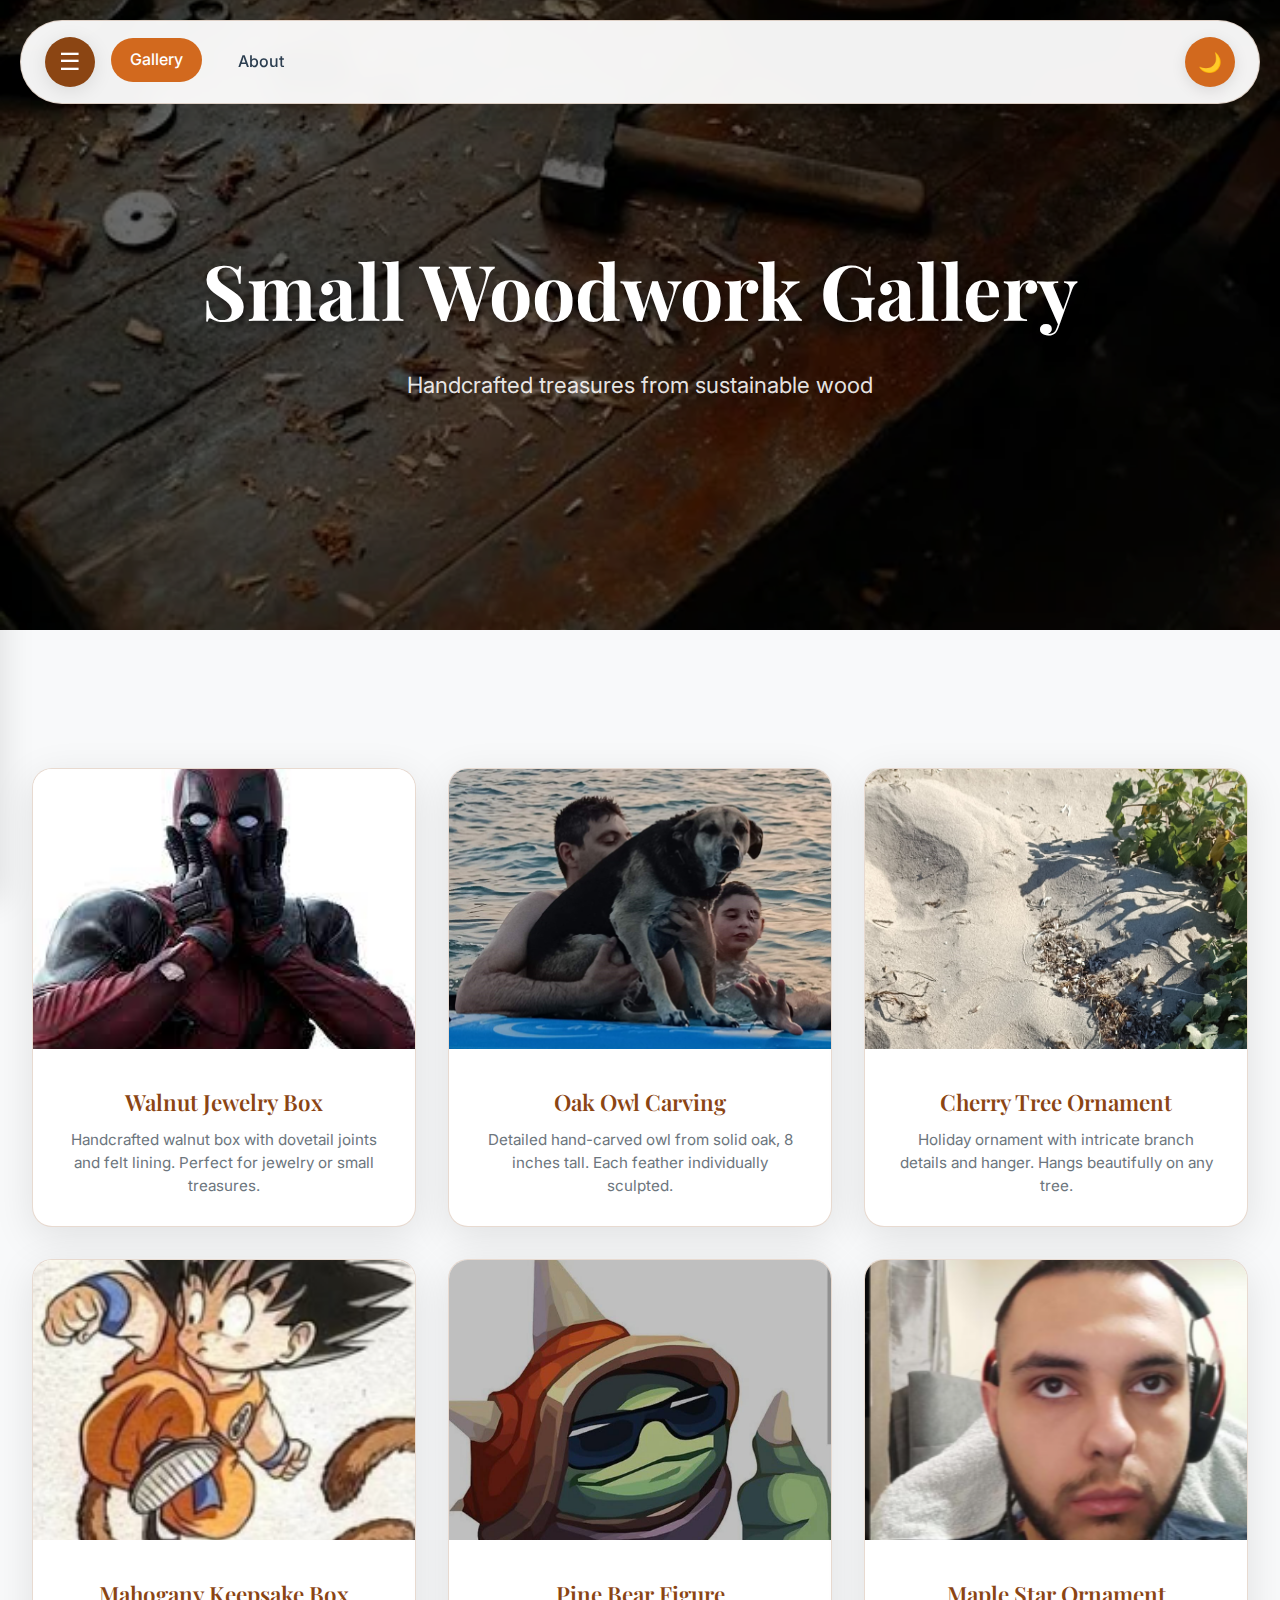
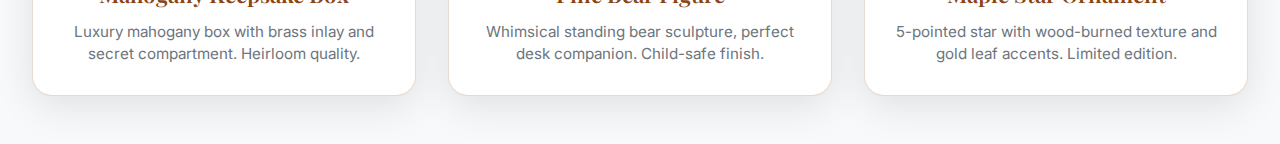
<file: index.html>
<!DOCTYPE html>
<html lang="en" data-page="gallery">
<head>
    <meta charset="UTF-8">
    <meta name="viewport" content="width=device-width, initial-scale=1.0">
    <title>Small Woodwork Gallery</title>
    <link rel="stylesheet" href="styles.css">
    <link href="https://fonts.googleapis.com/css2?family=Playfair+Display:wght@400;700&family=Inter:wght@300;400;500&display=swap" rel="stylesheet">
</head>
<body class="light-mode">
    <nav class="top-nav">
        <div class="left">
            <button class="sidebar-toggle" id="sidebar-toggle">☰</button>
            <a href="index.html" class="nav-link active" data-page="gallery">Gallery</a>
            <a href="about.html" class="nav-link" data-page="about">About</a>
        </div>
        <div class="right">
            <button id="theme-toggle" class="theme-toggle" title="Toggle dark/light mode">🌙</button>
        </div>
    </nav>

    <header style="height: 70vh;">
        <div class="hero-image">
            <img src="images/img0.jpg" alt="Featured Woodwork" class="hero-img">
            <div class="hero-overlay">
                <h1>Small Woodwork Gallery</h1>
                <p>Handcrafted treasures from sustainable wood</p>
            </div>
        </div>
    </header>

    <!-- Side Panel -->
    <nav class="sidebar" id="sidebar">
        <div class="sidebar-content">
            <div class="sidebar-header">
                <h3 id="sidebar-title">Filter Gallery</h3>
                <button class="close-sidebar" id="close-sidebar">&times;</button>
            </div>
            <ul class="filter-list" id="filter-list">
                <!-- Populated by JS -->
            </ul>
        </div>
    </nav>

    <!-- Main content -->
    <div class="main-content" id="main-content">
        <main id="page-content">
            <!-- Dynamic content populated by JS -->
        </main>
    </div>

    <script src="main.js"></script>
</body>
</html>
</file>
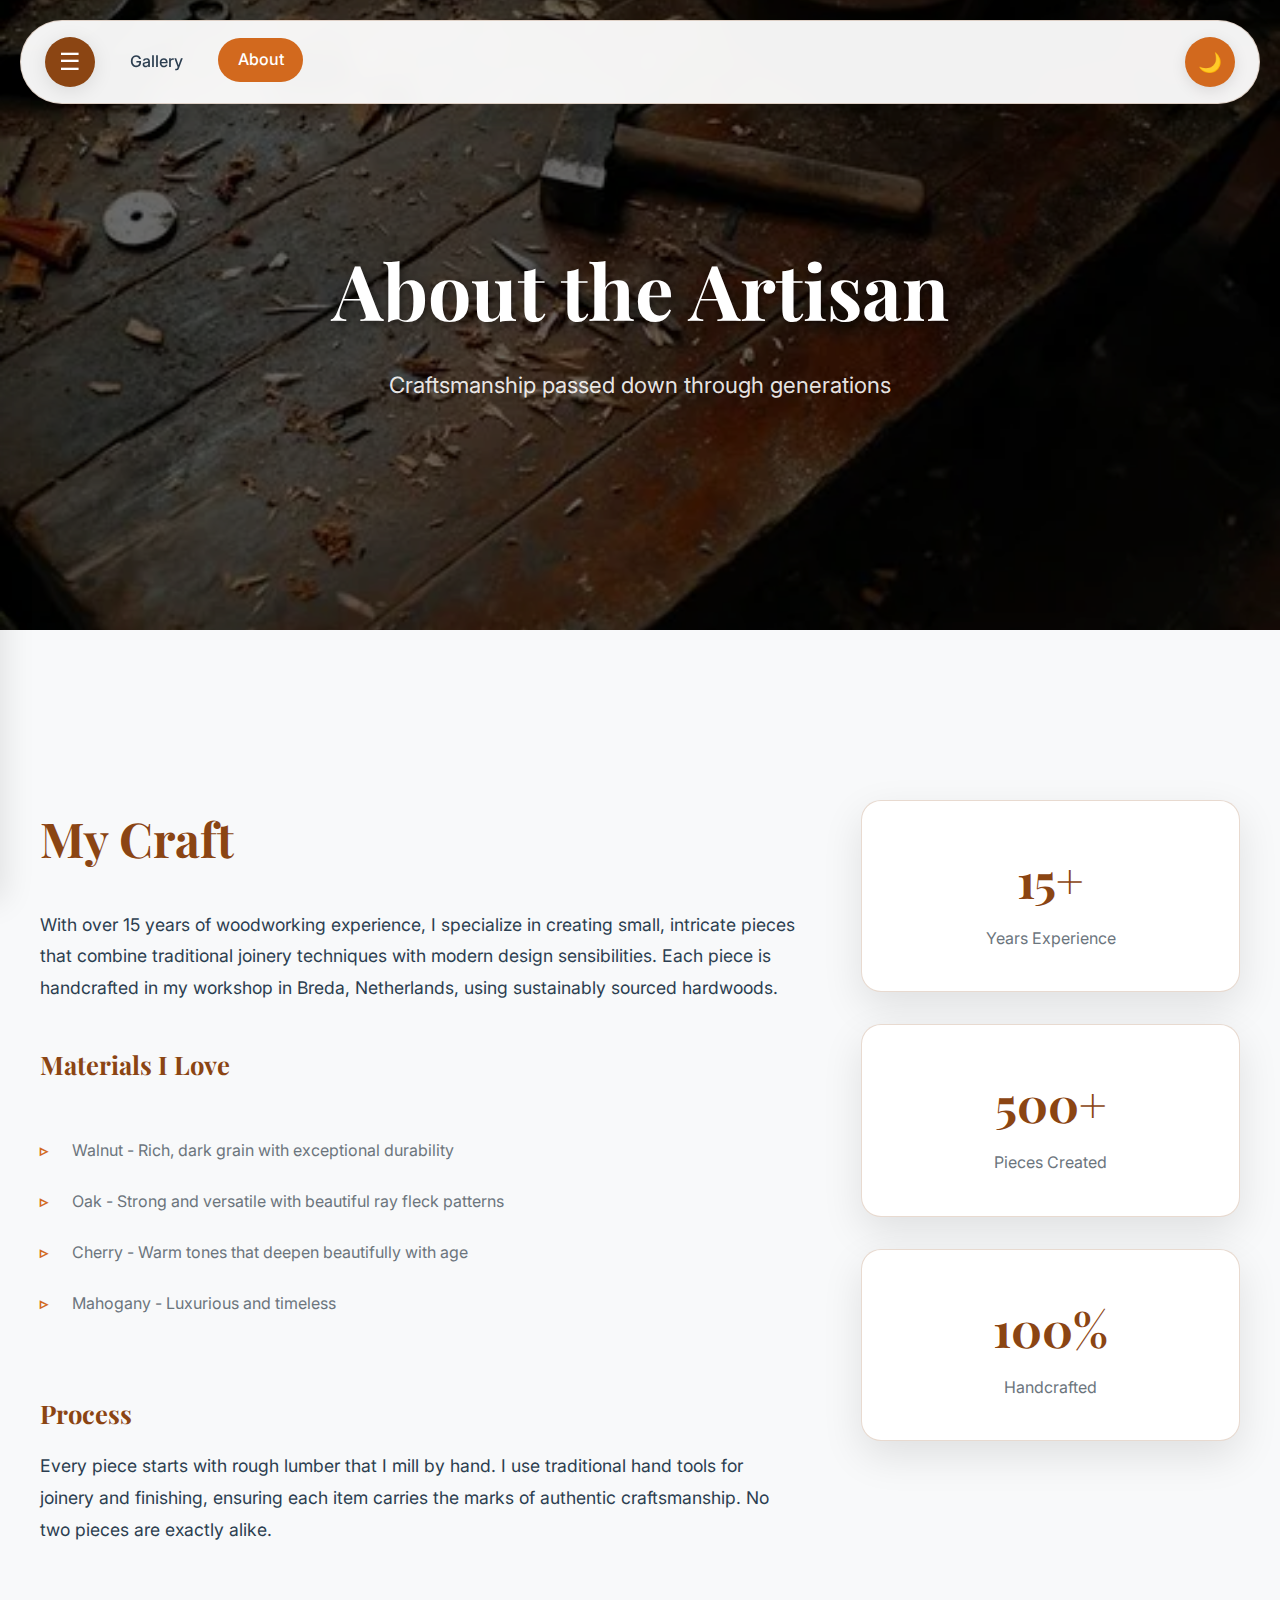
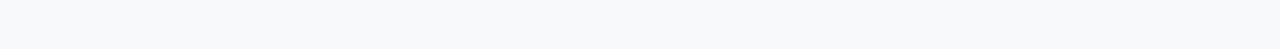
<file: about.html>
<!DOCTYPE html>
<html lang="en" data-page="about">
<head>
    <meta charset="UTF-8">
    <meta name="viewport" content="width=device-width, initial-scale=1.0">
    <title>About - Small Woodwork Gallery</title>
    <link rel="stylesheet" href="styles.css">
    <link href="https://fonts.googleapis.com/css2?family=Playfair+Display:wght@400;700&family=Inter:wght@300;400;500&display=swap" rel="stylesheet">
</head>
<body class="light-mode">
    <nav class="top-nav">
        <div class="left">
            <button class="sidebar-toggle" id="sidebar-toggle">☰</button>
            <a href="index.html" class="nav-link" data-page="gallery">Gallery</a>
            <a href="about.html" class="nav-link active" data-page="about">About</a>
        </div>
        <div class="right">
            <button id="theme-toggle" class="theme-toggle" title="Toggle dark/light mode">🌙</button>
        </div>
    </nav>

    <header style="height: 70vh">
        <div class="hero-image">
            <img src="images/img0.jpg" alt="Woodworker at work" class="hero-img">
            <div class="hero-overlay">
                <h1>About the Artisan</h1>
                <p>Craftsmanship passed down through generations</p>
            </div>
        </div>
    </header>

    <!-- Side Panel -->
    <nav class="sidebar" id="sidebar">
        <div class="sidebar-content">
            <div class="sidebar-header">
                <h3 id="sidebar-title">Navigation</h3>
                <button class="close-sidebar" id="close-sidebar">&times;</button>
            </div>
            <ul class="filter-list" id="filter-list">
                <!-- Populated by JS -->
            </ul>
        </div>
    </nav>

    <!-- Main content -->
    <div class="main-content" id="main-content">
        <main id="page-content">
            <!-- Dynamic content populated by JS -->
        </main>
    </div>

    <script src="main.js"></script>
</body>
</html>
</file>
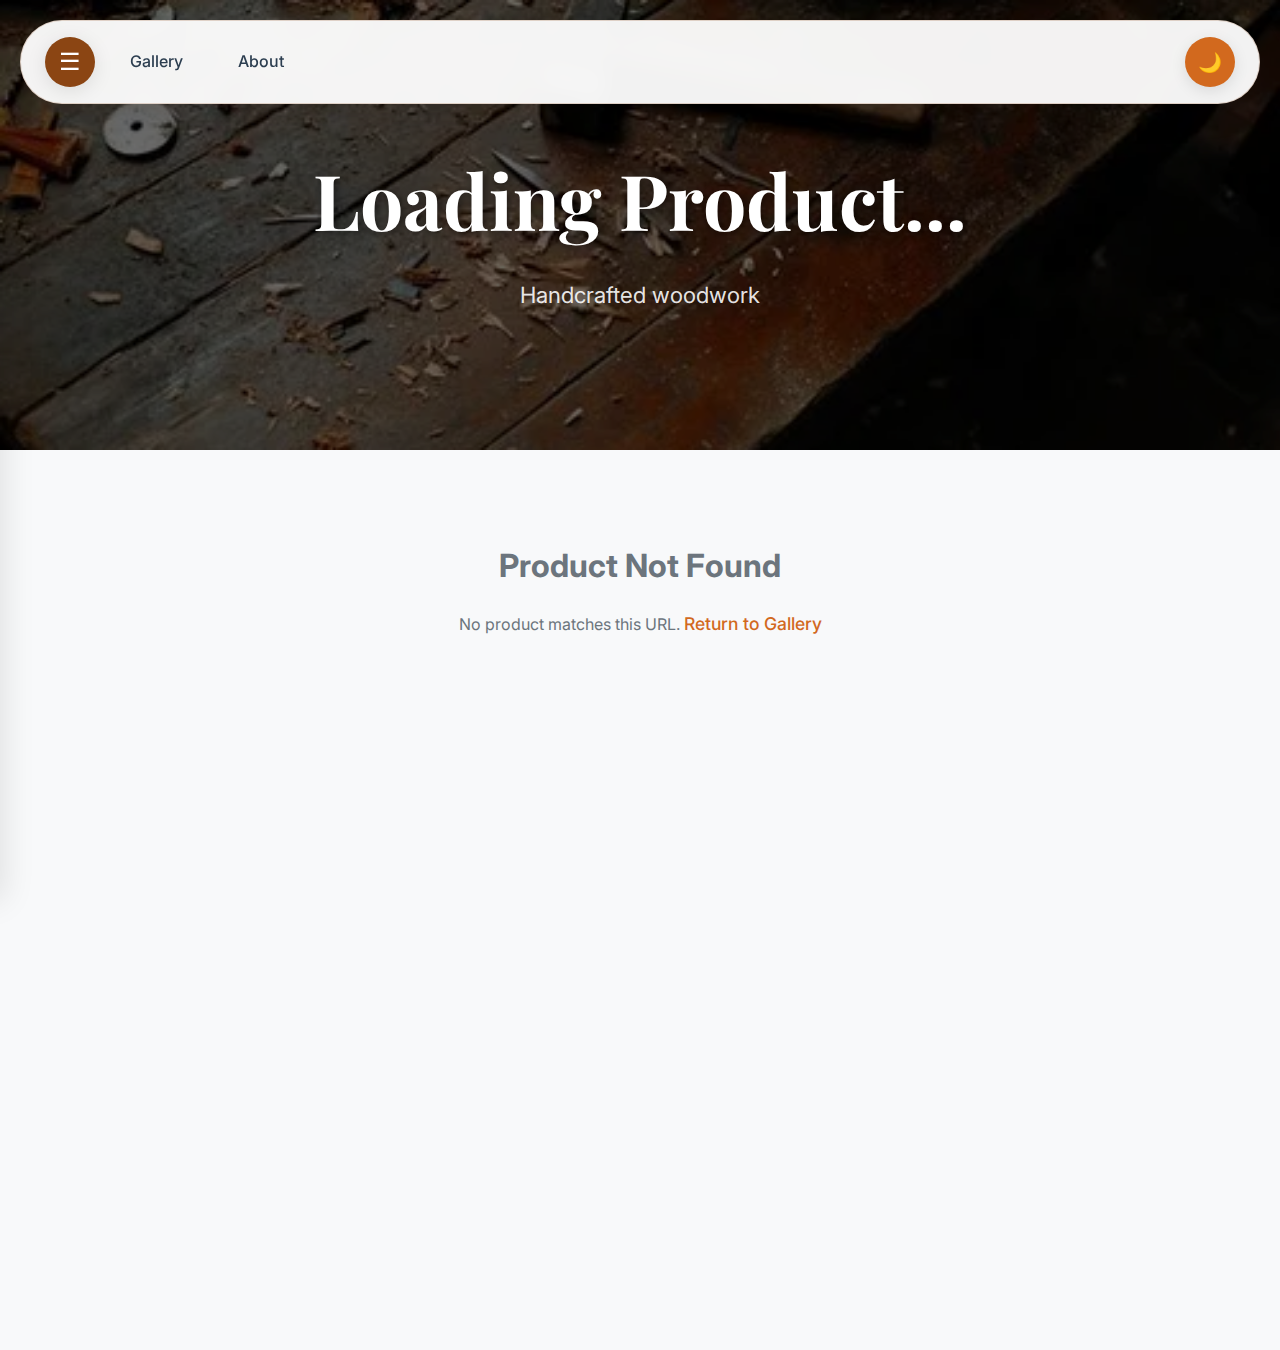
<file: product.html>
<!DOCTYPE html>
<html lang="en" data-page="product">
<head>
    <meta charset="UTF-8">
    <meta name="viewport" content="width=device-width, initial-scale=1.0">
    <title id="page-title">Product - Small Woodwork Gallery</title>
    <link rel="stylesheet" href="styles.css">
    <link href="https://fonts.googleapis.com/css2?family=Playfair+Display:wght@400;700&family=Inter:wght@300;400;500&display=swap" rel="stylesheet">
</head>
<body class="light-mode">
    <nav class="top-nav">
        <div class="left">
            <button class="sidebar-toggle" id="sidebar-toggle">☰</button>
            <a href="index.html" class="nav-link" data-page="gallery">Gallery</a>
            <a href="about.html" class="nav-link" data-page="about">About</a>
        </div>
        <div class="right">
            <button id="theme-toggle" class="theme-toggle" title="Toggle dark/light mode">🌙</button>
        </div>
    </nav>

    <header>
        <div class="hero-image item-hero">
            <img id="hero-placeholder" src="images/img0.jpg" alt="Featured Woodwork" class="hero-img">
            <div class="hero-overlay">
                <h1 id="hero-title">Loading Product...</h1>
                <p id="hero-subtitle">Handcrafted woodwork</p>
            </div>
        </div>
    </header>

    <!-- Side Panel -->
    <nav class="sidebar" id="sidebar">
        <div class="sidebar-content">
            <div class="sidebar-header">
                <h3 id="sidebar-title">Navigation</h3>
                <button class="close-sidebar" id="close-sidebar">&times;</button>
            </div>
            <ul class="filter-list" id="filter-list">
                <!-- Populated by JS -->
            </ul>
        </div>
    </nav>

    <!-- Main content -->
    <div class="main-content" id="main-content">
        <main id="page-content">
            <!-- Dynamic product content populated by JS -->
        </main>
    </div>

    <script src="main.js"></script>
</body>
</html>
</file>
<file: styles.css>
* {
    margin: 0;
    padding: 0;
    box-sizing: border-box;
}

:root {
    --bg-primary: #f8f9fa;
    --bg-secondary: #ffffff;
    --text-primary: #2c3e50;
    --text-secondary: #6c757d;
    --accent-brown: #8B4513;
    --accent-gold: #D2691E;
    --shadow: rgba(0,0,0,0.1);
    --border: rgba(139,69,19,0.2);
}

body.dark-mode {
    --bg-primary: #1a1a1a;
    --bg-secondary: #2d2d2d;
    --text-primary: #e8e8e8;
    --text-secondary: #b0b0b0;
    --shadow: rgba(0,0,0,0.4);
    --border: rgba(139,69,19,0.4);
}

body {
    font-family: 'Inter', sans-serif;
    background: var(--bg-primary);
    color: var(--text-primary);
    line-height: 1.6;
    transition: all 0.3s ease;
    overflow-x: hidden;
}

.top-nav {
    position: fixed;
    top: 20px;
    left: 20px;
    right: 20px;
    display: flex;
    align-items: center;
    justify-content: space-between;
    background: rgba(255,255,255,0.95);
    backdrop-filter: blur(10px);
    padding: 1rem 1.5rem;
    border-radius: 50px;
    box-shadow: 0 8px 32px var(--shadow);
    z-index: 1005;
    border: 1px solid var(--border);
    max-width: calc(100vw - 40px);
}

body.dark-mode .top-nav {
    background: rgba(45,45,45,0.95);
}

.left {
    display: flex;
    align-items: center;
    gap: 1rem;
}

.right {
    display: flex;
    align-items: center;
}

.nav-link {
    color: var(--text-primary);
    text-decoration: none;
    font-weight: 500;
    padding: 0.6rem 1.2rem;
    border-radius: 25px;
    transition: all 0.3s ease;
    font-size: 1rem;
}

.nav-link:hover, .nav-link.active {
    background: var(--accent-gold);
    color: white;
    transform: translateY(-2px);
}

.theme-toggle {
    background: var(--accent-gold);
    color: white;
    border: none;
    width: 50px;
    height: 50px;
    border-radius: 50%;
    cursor: pointer;
    font-size: 1.2rem;
    box-shadow: 0 4px 15px var(--shadow);
    transition: all 0.3s ease;
}

.theme-toggle:hover {
    transform: scale(1.1);
    background: var(--accent-brown);
}

header {
    position: relative;
    overflow: hidden;
    margin-top: 0;  /* TOUCHES TOP */
}

.main-content {
    margin-left: 0;
    transition: margin-left 0.4s ease;
    min-height: 100vh;
    padding-top: 10vh;  /* ← Content starts AFTER hero */
}

.main-content.shifted {
    margin-left: 320px;
}


.hero-image {
    height: 100%;
    position: relative;
}

.item-hero {
    height: 50vh;
}

.hero-img {
    width: 100%;
    height: 100%;
    object-fit: cover;
    filter: brightness(0.7);
}

.hero-overlay {
    position: absolute;
    top: 0;
    left: 0;
    right: 0;
    bottom: 0;
    display: flex;
    flex-direction: column;
    align-items: center;
    justify-content: center;
    text-align: center;
    background: rgba(0,0,0,0.4);
}

.hero-overlay h1 {
    font-family: 'Playfair Display', serif;
    font-size: clamp(2.5rem, 6vw, 5rem);
    color: white;
    margin-bottom: 1rem;
    text-shadow: 2px 2px 10px rgba(0,0,0,0.5);
}

.hero-overlay p {
    font-size: 1.4rem;
    color: rgba(255,255,255,0.9);
    max-width: 600px;
    margin: 0 auto;
}

.sidebar {
    position: fixed;
    top: 0;
    left: -320px;
    width: 320px;
    height: 100vh;
    background: var(--bg-secondary);
    box-shadow: 4px 0 30px var(--shadow);
    z-index: 1001;
    transition: left 0.4s cubic-bezier(0.25, 0.46, 0.45, 0.94);
    padding-top: 110px;
}

.sidebar.active {
    left: 0;
}

.sidebar-toggle {
    background: var(--accent-brown);
    color: white;
    border: none;
    width: 50px;
    height: 50px;
    border-radius: 50%;
    cursor: pointer;
    font-size: 1.5rem;
    z-index: 1003;
    box-shadow: 0 4px 20px var(--shadow);
    transition: all 0.3s ease;
}

.sidebar-toggle:hover {
    background: var(--accent-gold);
    transform: scale(1.05);
}

.sidebar-content {
    height: calc(100% - 110px);
    display: flex;
    flex-direction: column;
}

.sidebar-header {
    padding: 1.5rem 2rem;
    border-bottom: 1px solid var(--border);
    display: flex;
    justify-content: space-between;
    align-items: center;
    position: sticky;
    top: 0;
    background: var(--bg-secondary);
}

.sidebar-header h3 {
    font-family: 'Playfair Display', serif;
    color: var(--accent-brown);
    font-size: 1.4rem;
}

.close-sidebar {
    background: none;
    border: none;
    font-size: 2rem;
    color: var(--text-secondary);
    cursor: pointer;
    width: 40px;
    height: 40px;
    border-radius: 50%;
    display: flex;
    align-items: center;
    justify-content: center;
}

.close-sidebar:hover {
    background: var(--border);
    color: var(--accent-brown);
}

.filter-list {
    list-style: none;
    padding: 0;
    flex: 1;
    margin: 0;
}

.filter-item {
    display: block;
    padding: 1.4rem 2.5rem 1.4rem 3rem;
    color: var(--text-primary);
    cursor: pointer;
    border-bottom: 1px solid var(--border);
    transition: all 0.3s ease;
    font-size: 1rem;
    position: relative;
}

.filter-item:hover {
    background: rgba(139,69,19,0.1);
}

.filter-item.active {
    background: linear-gradient(90deg, var(--accent-gold), var(--accent-brown));
    color: white;
}


.gallery {
    display: grid;
    grid-template-columns: repeat(auto-fit, minmax(320px, 1fr));
    gap: 2rem;
    padding: 3rem 2rem;
    max-width: 1400px;
    margin: 0 auto;
}

.gallery-item {
    background: var(--bg-secondary);
    border-radius: 20px;
    overflow: hidden;
    box-shadow: 0 10px 40px var(--shadow);
    transition: all 0.4s cubic-bezier(0.175, 0.885, 0.32, 1.275);
    cursor: pointer;
    border: 1px solid var(--border);
}

.gallery-item:hover {
    transform: translateY(-15px) scale(1.02);
    box-shadow: 0 25px 60px var(--shadow);
}

.gallery-item img {
    width: 100%;
    height: 280px;
    object-fit: cover;
    transition: transform 0.5s ease;
}

.gallery-item:hover img {
    transform: scale(1.1);
}

.gallery-info {
    padding: 1.8rem;
    text-align: center;
}

.gallery-title {
    font-size: 1.4rem;
    font-weight: 600;
    color: var(--accent-brown);
    margin-bottom: 0.5rem;
    font-family: 'Playfair Display', serif;
}

.gallery-desc {
    color: var(--text-secondary);
    font-size: 0.95rem;
    line-height: 1.5;
}

.gallery-link {
    text-decoration: none;
    color: inherit;
    display: block;
}

/* Product page styles */
.product-content {
    max-width: 1000px;
    margin: 0 auto;
    padding: 4rem 2rem;
}

.product-main-image {
    width: 100%;
    height: 500px;
    object-fit: cover;
    border-radius: 20px;
    box-shadow: 0 20px 60px var(--shadow);
    margin-bottom: 3rem;
}

.product-details {
    display: grid;
    grid-template-columns: 1fr 300px;
    gap: 4rem;
    align-items: start;
}

.product-title {
    font-family: 'Playfair Display', serif;
    font-size: 3.5rem;
    color: var(--accent-brown);
    margin-bottom: 1rem;
}

.product-category {
    color: var(--accent-gold);
    font-size: 1.2rem;
    font-weight: 500;
    text-transform: uppercase;
    letter-spacing: 2px;
    margin-bottom: 2rem;
}

.product-price {
    font-size: 2.5rem;
    font-weight: 700;
    color: var(--accent-gold);
    margin-bottom: 2rem;
}

.product-description {
    font-size: 1.2rem;
    line-height: 1.8;
    color: var(--text-primary);
    margin-bottom: 2rem;
}

.product-specs {
    background: var(--bg-secondary);
    padding: 2.5rem;
    border-radius: 20px;
    border: 1px solid var(--border);
}

.product-specs h4 {
    color: var(--accent-brown);
    margin-bottom: 1.8rem;
    font-family: 'Playfair Display', serif;
    font-size: 1.3rem;
}

.spec-item {
    display: flex;
    justify-content: space-between;
    padding: 1rem 0;
    border-bottom: 1px solid var(--border);
}

.spec-item:last-child {
    border-bottom: none;
}

.back-link {
    display: inline-flex;
    align-items: center;
    gap: 0.8rem;
    color: var(--accent-gold);
    text-decoration: none;
    font-weight: 500;
    font-size: 1.1rem;
    padding: 1.2rem 0;
    transition: all 0.3s ease;
}

.back-link:hover {
    color: var(--accent-brown);
    transform: translateX(-8px);
}

/* About page */
.about-section {
    padding: 5rem 2rem;
    min-height: 100vh;
}

.container {
    max-width: 1200px;
    margin: 0 auto;
}

.about-grid {
    display: grid;
    grid-template-columns: 2fr 1fr;
    gap: 4rem;
    align-items: start;
}

.about-text h2 {
    font-family: 'Playfair Display', serif;
    font-size: 3rem;
    color: var(--accent-brown);
    margin-bottom: 2rem;
}

.about-text h3 {
    font-family: 'Playfair Display', serif;
    color: var(--accent-brown);
    margin: 2.5rem 0 1rem 0;
    font-size: 1.6rem;
}

.about-text p {
    font-size: 1.1rem;
    line-height: 1.8;
    margin-bottom: 1.5rem;
}

.material-list {
    list-style: none;
    padding: 1.5rem 0;
}

.material-list li {
    padding: 0.8rem 0;
    padding-left: 2rem;
    position: relative;
    color: var(--text-secondary);
}

.material-list li::before {
    content: '▹';
    position: absolute;
    left: 0;
    color: var(--accent-gold);
    font-weight: bold;
}

.about-stats {
    display: flex;
    flex-direction: column;
    gap: 2rem;
}

.stat-card {
    background: var(--bg-secondary);
    padding: 2.5rem 2rem;
    border-radius: 20px;
    text-align: center;
    box-shadow: 0 15px 40px var(--shadow);
    border: 1px solid var(--border);
    transition: all 0.3s ease;
}

.stat-card:hover {
    transform: translateY(-10px);
    box-shadow: 0 25px 60px var(--shadow);
}

.stat-number {
    font-size: 3rem;
    font-weight: 700;
    color: var(--accent-brown);
    font-family: 'Playfair Display', serif;
}

.stat-label {
    color: var(--text-secondary);
    font-size: 1rem;
    margin-top: 0.5rem;
}

.nav-item {
    display: block;
    padding: 1.2rem 2.5rem;
    color: var(--text-primary);
    text-decoration: none;
    border-bottom: 1px solid var(--border);
    transition: all 0.3s ease;
}

.nav-item:hover {
    background: var(--accent-gold);
    color: white;
}

.sidebar-overlay {
    position: fixed;
    top: 0;
    left: 0;
    width: 100%;
    height: 100%;
    background: rgba(0,0,0,0.5);
    z-index: 1000;
    opacity: 0;
    visibility: hidden;
    transition: all 0.4s ease;
}

.sidebar-overlay.active {
    opacity: 1;
    visibility: visible;
}

@media (max-width: 768px) {
    .top-nav {
        gap: 1rem;
        padding: 1.2rem;
    }
    
    .sidebar {
        width: 280px;
        left: -280px;
        padding-top: 110px;
    }
    
    .main-content.shifted {
        margin-left: 280px;
    }
    
    .product-details, .about-grid {
        grid-template-columns: 1fr;
        gap: 2rem;
    }
}

@media (max-width: 480px) {
    .sidebar {
        width: 100%;
        left: -100%;
    }
    
    .main-content.shifted {
        margin-left: 0;
    }
    
    .gallery {
        grid-template-columns: 1fr;
    }
}
</file>
